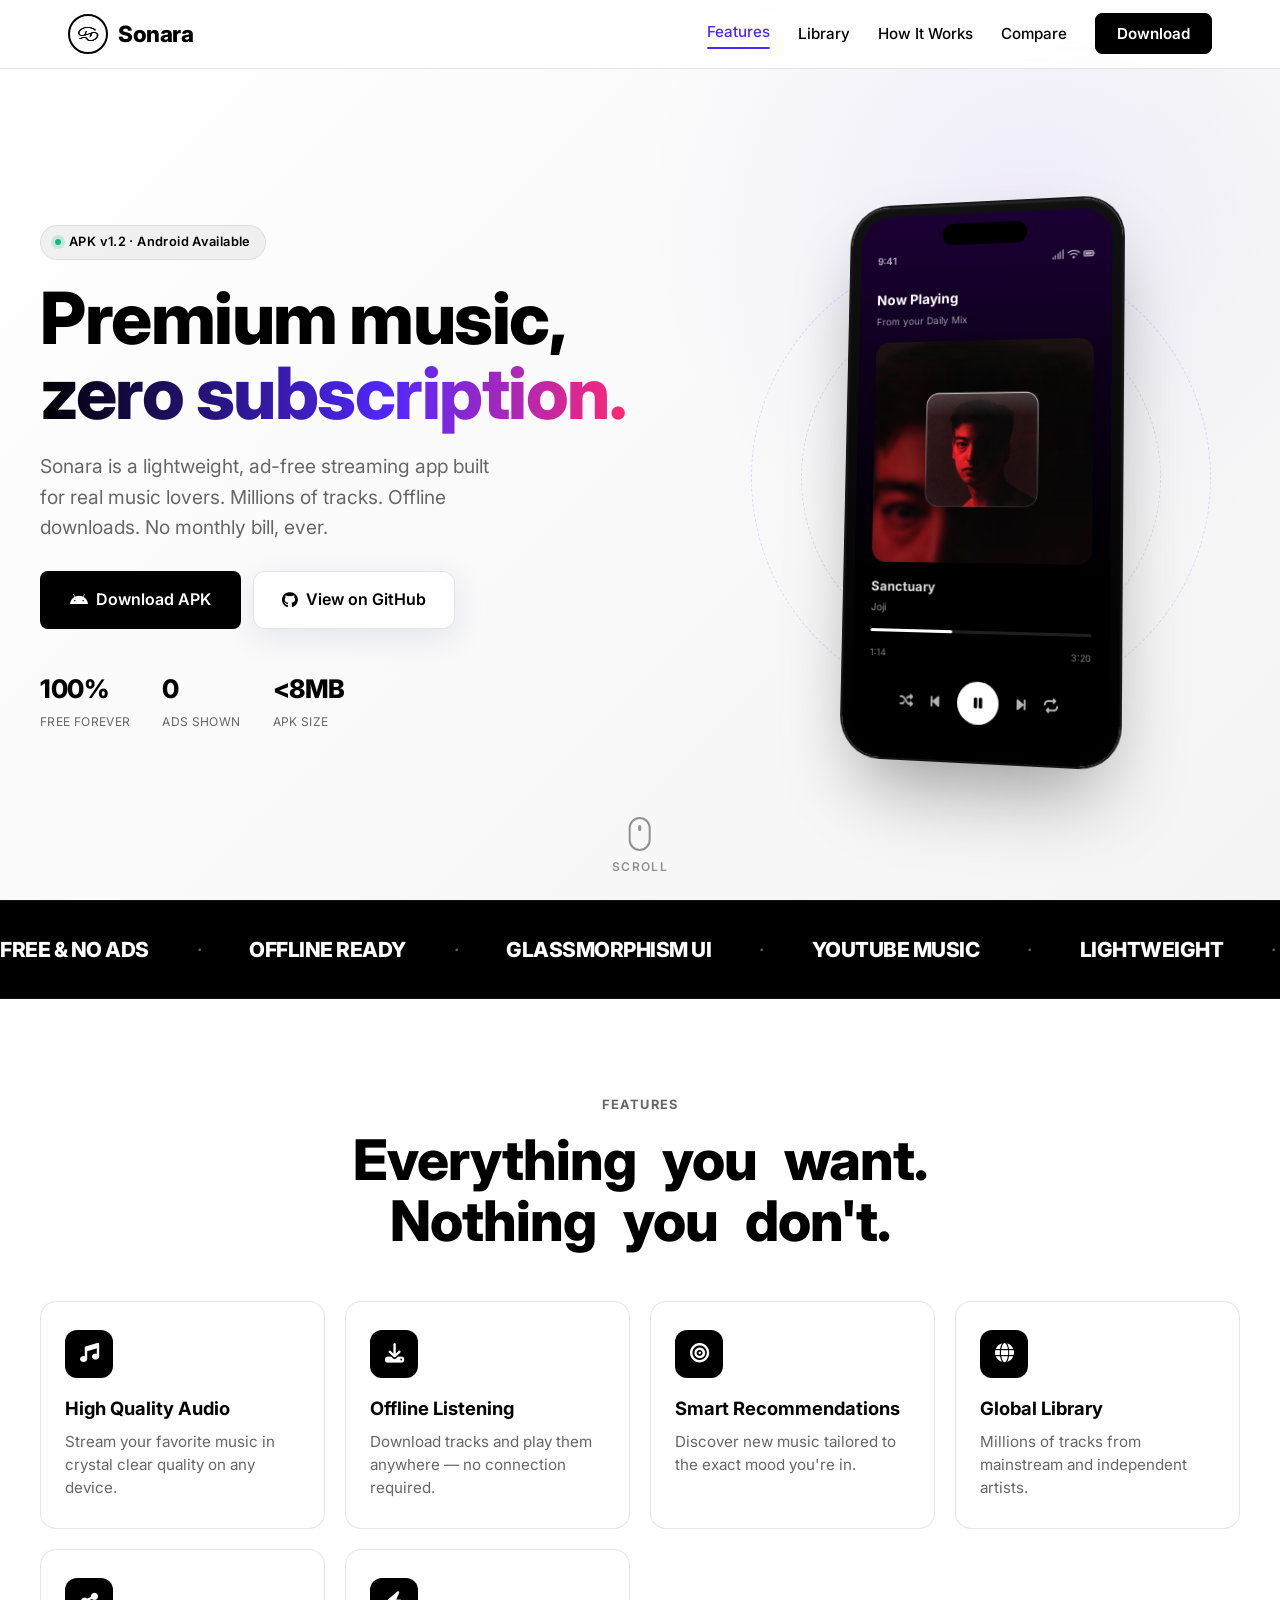
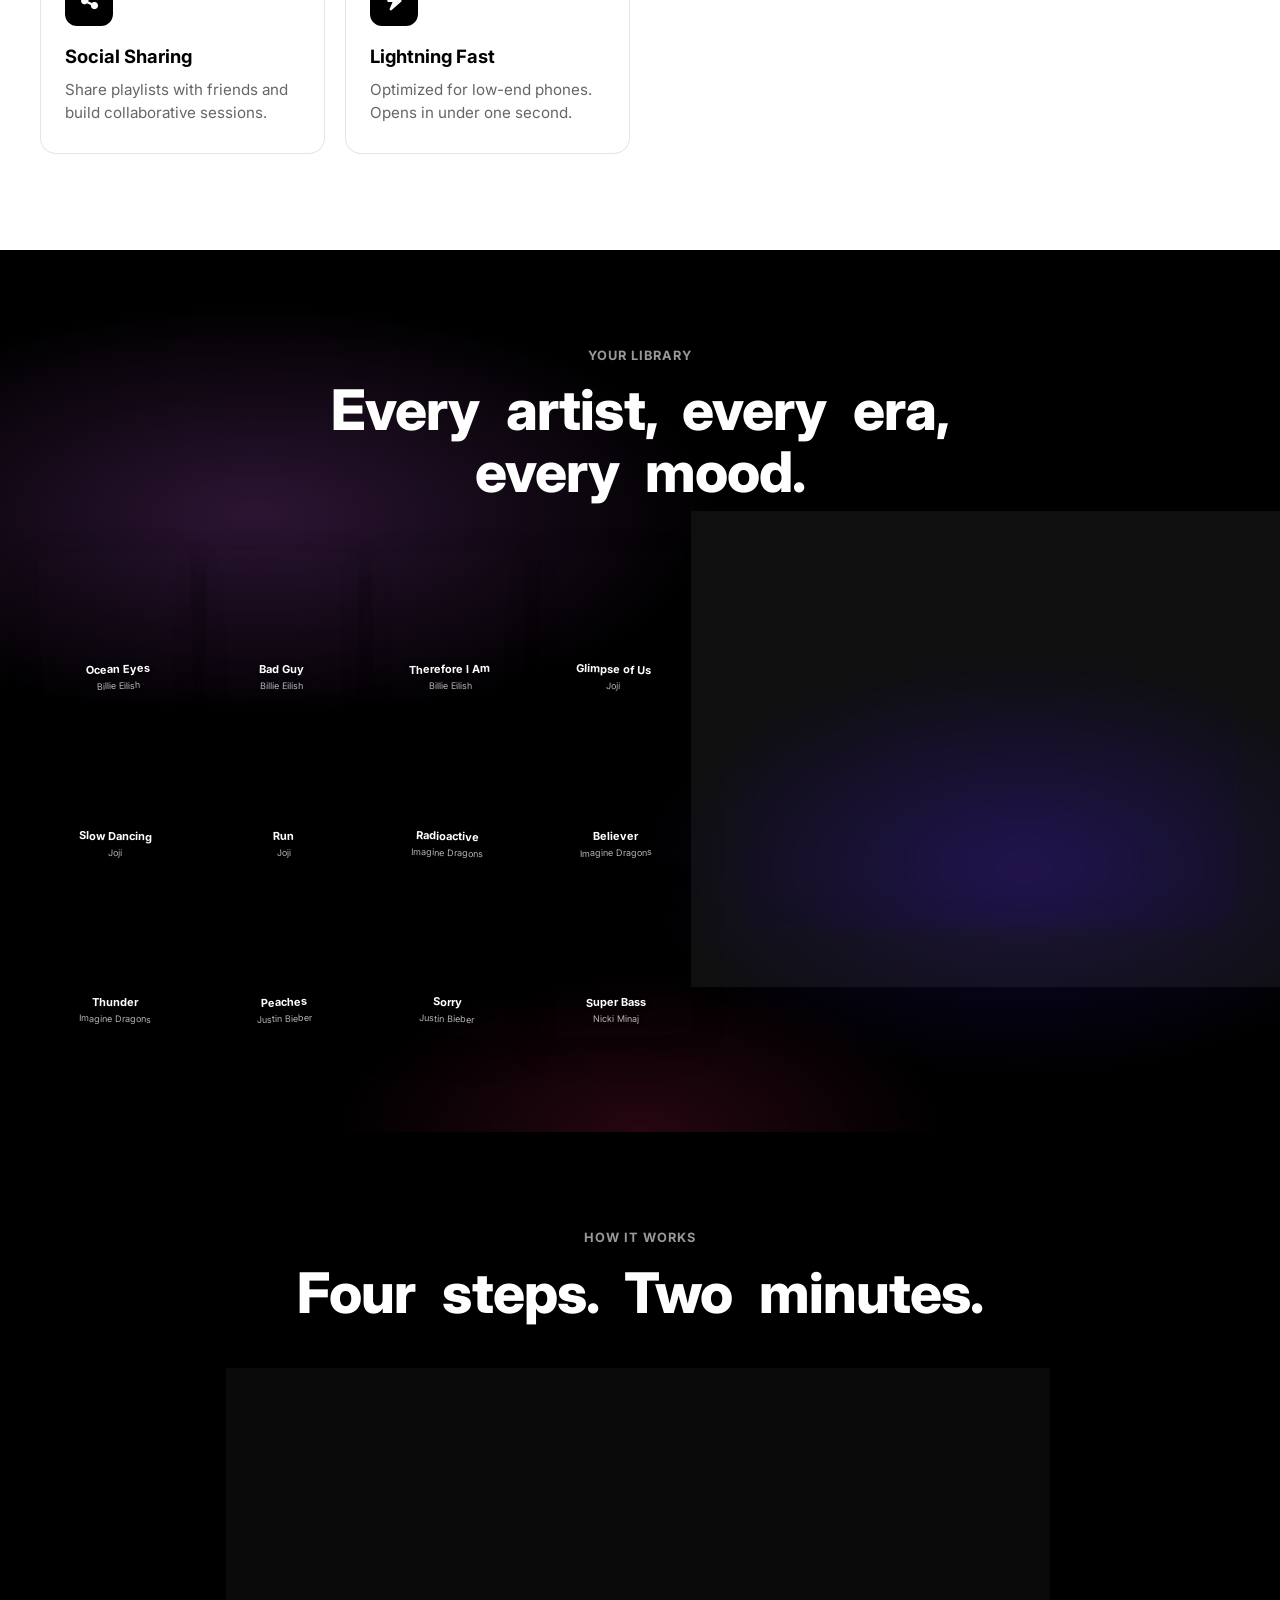
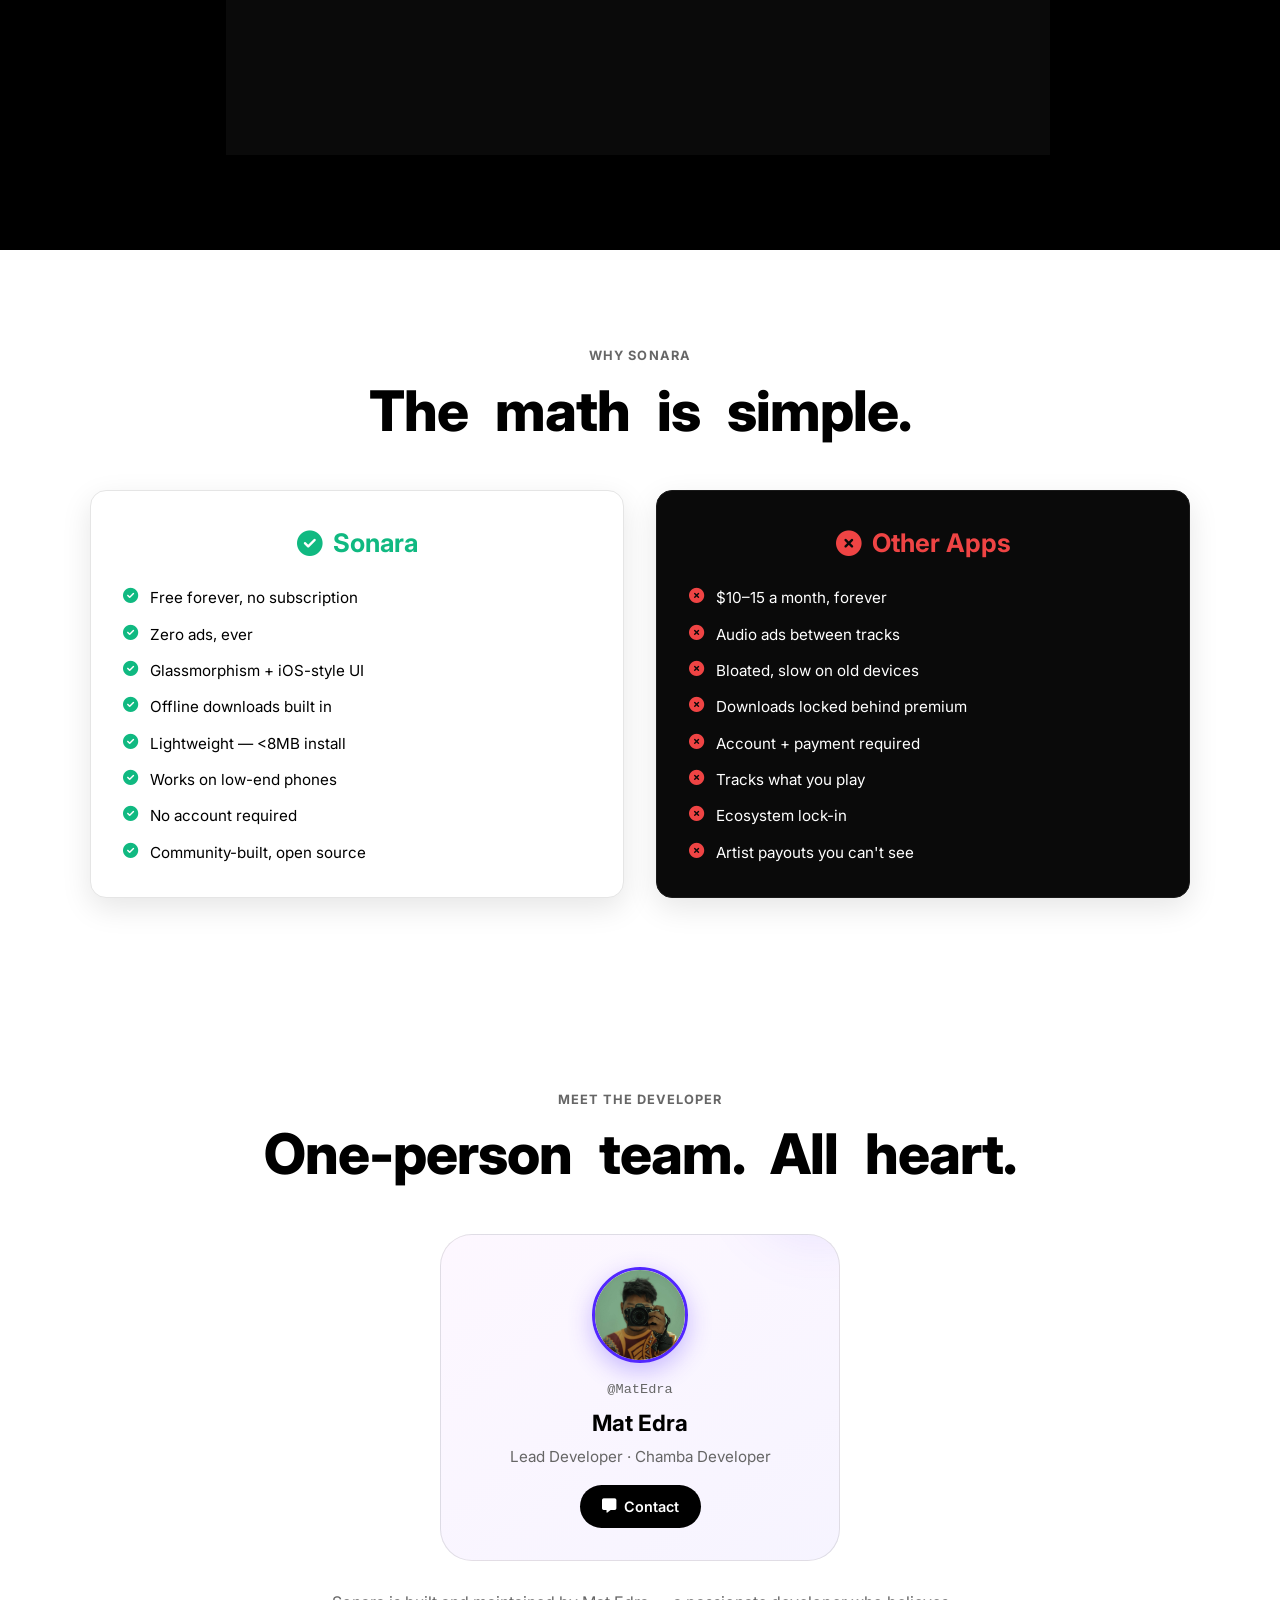
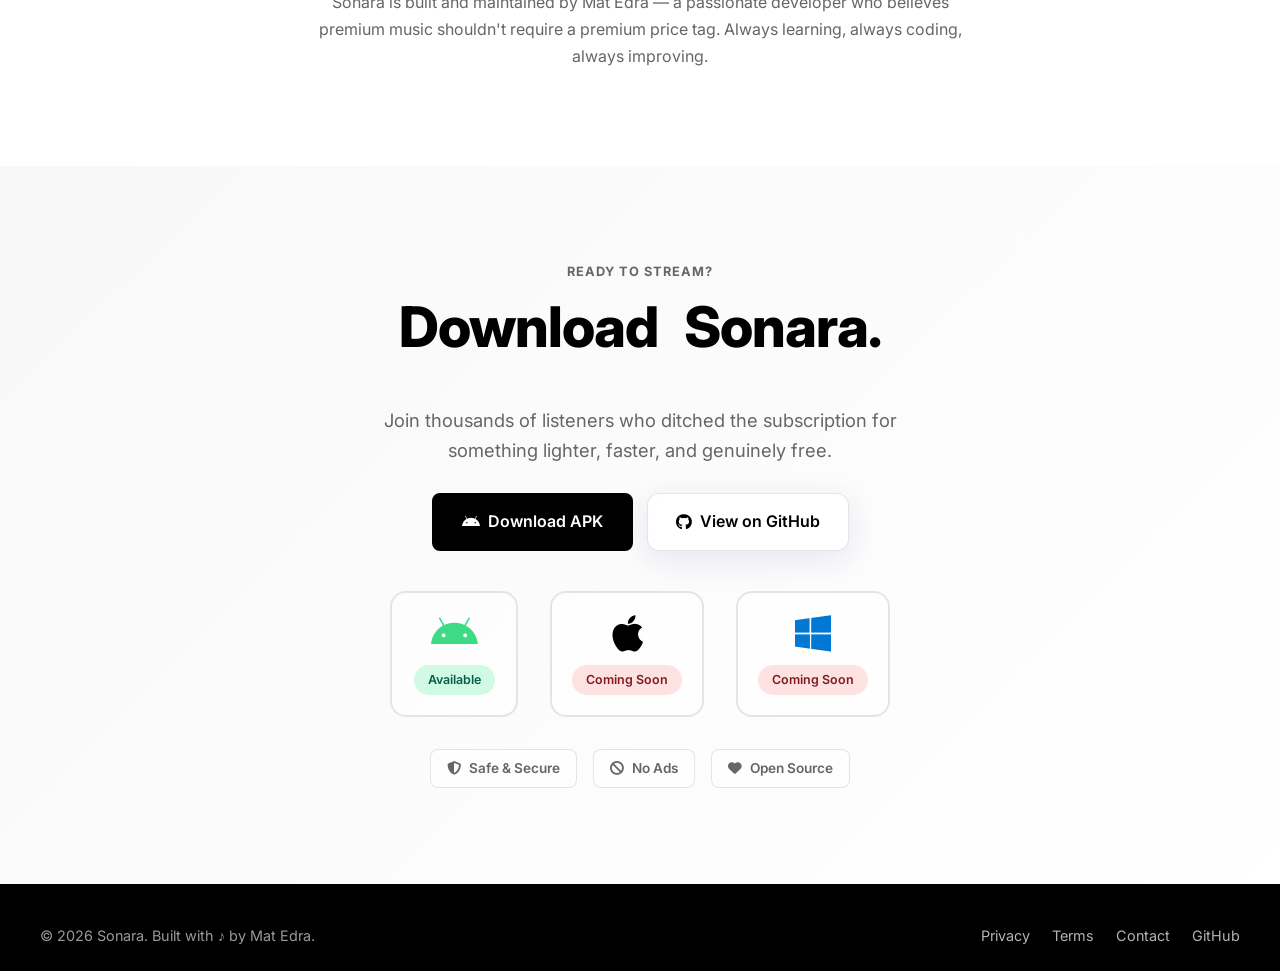
<file: index.html>
<!doctype html>
<html lang="en">
<head>
<meta charset="utf-8">
<meta name="viewport" content="width=device-width,initial-scale=1">
<title>Sonara — Premium Music, Zero Subscription</title>
<link rel="stylesheet" href="../../colors_and_type.css">
<link rel="stylesheet" href="https://cdnjs.cloudflare.com/ajax/libs/font-awesome/6.4.0/css/all.min.css">
<style>
/* ============ RESET (scoped) ============ */
*,*::before,*::after{margin:0;padding:0;box-sizing:border-box}
html{scroll-behavior:smooth}
body{font-family:var(--font-body);background:var(--bg);color:var(--fg);line-height:var(--lh-normal);-webkit-font-smoothing:antialiased;overflow-x:hidden}
a{color:inherit;text-decoration:none}
button{font-family:inherit;cursor:pointer;border:none;background:none}
img{max-width:100%;display:block}
:focus-visible{outline:2px solid var(--accent);outline-offset:3px;border-radius:4px}

/* ============ NAV ============ */
.nav{position:fixed;top:0;left:0;right:0;z-index:var(--z-nav);background:rgba(255,255,255,.85);backdrop-filter:var(--blur-nav);-webkit-backdrop-filter:var(--blur-nav);border-bottom:1px solid var(--border);transition:transform .4s var(--ease-standard),box-shadow .3s var(--ease-standard);will-change:transform}
.nav.scrolled{box-shadow:0 2px 20px rgba(0,0,0,.08)}
.nav-links a.active{opacity:1;color:var(--accent,#5227ff)}
.nav-links a.active::after{content:"";display:block;height:2px;background:currentColor;margin-top:3px;border-radius:2px}
.nav-inner{max-width:var(--content-max);margin:0 auto;padding:14px 28px;display:flex;justify-content:space-between;align-items:center}
.brand{display:flex;gap:10px;align-items:center}
.brand img{width:40px;height:40px;border-radius:50%;border:2px solid var(--fg);transition:transform .2s}
.brand img:hover{transform:scale(1.08)}
.brand h1{font-size:1.4rem;font-weight:800;letter-spacing:-.5px}
.nav-links{display:flex;gap:28px;align-items:center;list-style:none}
.nav-links a{font-weight:500;font-size:.95rem;transition:opacity .2s}
.nav-links a:hover{opacity:.6}
.nav-links .cta{background:var(--fg);color:var(--fg-inverse);padding:9px 20px;border-radius:var(--r-sm);font-weight:600;border:2px solid var(--fg);transition:all .2s}
.nav-links .cta:hover{background:transparent;color:var(--fg);opacity:1}
.menu-btn{display:none;background:none;border:0;font-size:1.4rem;color:var(--fg)}
@media (max-width:768px){
  .nav-links{position:fixed;top:68px;left:0;right:0;background:rgba(255,255,255,.98);border-bottom:1px solid var(--border);flex-direction:column;gap:0;padding:0;max-height:0;overflow:hidden;transition:max-height .3s}
  .nav-links.open{max-height:400px}
  .nav-links li{width:100%}
  .nav-links a{display:block;padding:16px 28px;border-bottom:1px solid var(--border)}
  .menu-btn{display:block}
}

/* ============ HERO ============ */
.hero{min-height:100vh;display:grid;place-items:center;padding:120px 28px 64px;position:relative;background:linear-gradient(135deg,#fff 0%,#f4f4f4 100%);overflow:hidden;will-change:background-position}
.hero::before{content:"";position:absolute;top:-20%;right:-10%;width:60vw;height:60vw;background:radial-gradient(circle,rgba(82,39,255,.06) 0%,transparent 70%);pointer-events:none}
.hero-grid{max-width:var(--content-max);width:100%;display:grid;grid-template-columns:1.1fr .9fr;gap:48px;align-items:center;position:relative;z-index:1}
.eyebrow{display:inline-flex;gap:8px;align-items:center;padding:6px 14px;border-radius:9999px;background:rgba(0,0,0,.05);border:1px solid rgba(0,0,0,.08);font-size:.8rem;font-weight:600;letter-spacing:.03em;margin-bottom:20px}
.eyebrow .dot{width:6px;height:6px;border-radius:50%;background:var(--success);box-shadow:0 0 0 4px rgba(16,185,129,.18)}
.hero h1{font-size:clamp(2.4rem,6vw,4.5rem);font-weight:800;line-height:1.05;letter-spacing:-1.5px;margin-bottom:20px}
.hero h1 .accent{background:linear-gradient(90deg,#000 0%,#5227ff 60%,#ff2774 100%);-webkit-background-clip:text;background-clip:text;color:transparent}
.hero .lead{font-size:1.2rem;color:var(--fg-muted);margin-bottom:28px;max-width:460px}
.hero-ctas{display:flex;gap:12px;flex-wrap:wrap}
.btn-primary{background:var(--fg);color:var(--fg-inverse);padding:14px 28px;border-radius:var(--r-sm);font-weight:600;font-size:1rem;border:2px solid var(--fg);transition:all .2s var(--ease-out);display:inline-flex;gap:8px;align-items:center}
.btn-primary:hover{background:transparent;color:var(--fg);transform:translateY(-2px)}
.btn-glass{padding:14px 28px;border-radius:var(--r-md);font-weight:600;font-size:1rem;background:rgba(255,255,255,.5);backdrop-filter:var(--blur-glass);-webkit-backdrop-filter:var(--blur-glass);border:1px solid rgba(0,0,0,.1);box-shadow:var(--shadow-glass-rest);color:var(--fg);transition:all .3s var(--ease-out);display:inline-flex;gap:8px;align-items:center}
.btn-glass:hover{background:rgba(255,255,255,.7);transform:translateY(-2px);box-shadow:var(--shadow-glass-hover)}
.hero-stats{display:flex;gap:32px;margin-top:40px;flex-wrap:wrap}
.hero-stats .stat{display:flex;flex-direction:column}
.hero-stats .n{font-size:1.6rem;font-weight:800;letter-spacing:-.5px}
.hero-stats .l{font-size:.75rem;color:var(--fg-muted);letter-spacing:.03em;text-transform:uppercase;margin-top:2px}

/* phone mock */
.phone-stage{position:relative;display:flex;justify-content:center;align-items:center;perspective:1200px;min-height:520px}
.phone{width:280px;height:560px;border-radius:40px;background:linear-gradient(180deg,#111 0%,#000 100%);padding:10px;box-shadow:0 40px 80px -20px rgba(0,0,0,.4),0 0 0 2px #1a1a1a,inset 0 2px 2px rgba(255,255,255,.1);transform:rotateY(-12deg) rotateX(4deg);transform-style:preserve-3d;transition:transform .6s var(--ease-spring);animation:phoneFloat 6s ease-in-out infinite}
.phone:hover{transform:rotateY(-4deg) rotateX(0deg) translateY(-8px)}
@keyframes phoneFloat{0%,100%{transform:rotateY(-12deg) rotateX(4deg) translateY(0)}50%{transform:rotateY(-12deg) rotateX(4deg) translateY(-14px)}}
.phone-screen{width:100%;height:100%;border-radius:32px;background:linear-gradient(180deg,#1a0033 0%,#000 70%);overflow:hidden;position:relative;display:flex;flex-direction:column}
.notch{position:absolute;top:10px;left:50%;transform:translateX(-50%);width:88px;height:22px;background:#000;border-radius:12px;z-index:2}
.ps-top{padding:38px 18px 0;color:#fff;display:flex;justify-content:space-between;font-size:10px;font-weight:600;opacity:.7}
.ps-hero{padding:22px 18px 0;color:#fff}
.ps-hero h4{font-size:14px;font-weight:700;margin-bottom:3px}
.ps-hero p{font-size:10px;opacity:.6}
.ps-art{margin:14px 18px;aspect-ratio:1;border-radius:14px;background-size:cover;background-position:top center;position:relative;overflow:hidden;box-shadow:0 20px 40px rgba(0,0,0,.4)}
.ps-track{padding:0 18px;color:#fff}
.ps-track .t{font-size:13px;font-weight:700;margin-bottom:2px}
.ps-track .a{font-size:10px;opacity:.6}
.ps-progress{margin:14px 18px;height:3px;background:rgba(255,255,255,.12);border-radius:2px;overflow:hidden}
.ps-progress::after{content:"";display:block;width:38%;height:100%;background:#fff;border-radius:2px}
.ps-times{padding:0 18px;display:flex;justify-content:space-between;color:#fff;opacity:.5;font-size:9px}
.ps-controls{display:flex;gap:18px;justify-content:center;align-items:center;margin-top:18px;color:#fff}
.ps-controls i{font-size:14px;opacity:.7}
.ps-controls .play{width:42px;height:42px;border-radius:50%;background:#fff;color:#000;display:flex;align-items:center;justify-content:center;opacity:1}
.ps-controls .play i{font-size:14px;opacity:1}
/* floating accent around phone */
.orbit{position:absolute;border-radius:50%;pointer-events:none}
.orbit.a{width:360px;height:360px;border:1px dashed rgba(0,0,0,.1);top:50%;left:50%;transform:translate(-50%,-50%);animation:spin 30s linear infinite}
.orbit.b{width:460px;height:460px;border:1px dashed rgba(82,39,255,.15);top:50%;left:50%;transform:translate(-50%,-50%);animation:spin 50s linear infinite reverse}
@keyframes spin{to{transform:translate(-50%,-50%) rotate(360deg)}}
.orbit .chip{position:absolute;top:-20px;left:50%;transform:translateX(-50%);background:#fff;border:1px solid var(--border);padding:6px 12px;border-radius:9999px;font-size:.75rem;font-weight:600;box-shadow:var(--shadow-1);display:flex;gap:6px;align-items:center}
.orbit.b .chip{top:auto;bottom:-20px;background:#000;color:#fff;border-color:#000}

/* ============ SECTION SCAFFOLD ============ */
section{padding:var(--section-pad-y) 28px;position:relative}
.container{max-width:var(--content-max);margin:0 auto}
.section-eyebrow{font-size:.8rem;font-weight:700;letter-spacing:.08em;color:var(--fg-muted);text-align:center;margin-bottom:14px;text-transform:uppercase}
.section-title{font-size:clamp(2rem,5vw,3.5rem);font-weight:800;text-align:center;letter-spacing:-1px;margin-bottom:48px;line-height:1.1}
.section-title.on-dark{color:var(--fg-inverse)}

/* ============ FEATURES ============ */
.features .grid{display:grid;grid-template-columns:repeat(auto-fit,minmax(260px,1fr));gap:20px}
.feat{position:relative;padding:28px 24px;border-radius:var(--r-lg);border:1px solid var(--border);background:#fff;transition:transform var(--t-med) var(--ease-out),border-color var(--t-med),box-shadow var(--t-med);overflow:hidden}
.feat::before{content:"";position:absolute;inset:-2px;background:conic-gradient(from var(--glow-angle,0deg),#5227ff,#da67ff,#ff2774,#5227ff);border-radius:18px;opacity:0;z-index:-1;filter:blur(20px);transition:opacity .3s}
@media (hover:hover){
  .feat:hover{transform:translateY(-6px);border-color:var(--fg);box-shadow:var(--shadow-2)}
  .feat:hover::before{opacity:.35}
}
.feat .ic{width:48px;height:48px;border-radius:12px;background:var(--fg);color:var(--fg-inverse);display:flex;align-items:center;justify-content:center;font-size:1.2rem;margin-bottom:16px}
.feat h3{font-size:1.15rem;font-weight:700;margin-bottom:8px}
.feat p{color:var(--fg-muted);font-size:.95rem;line-height:1.5}

/* ============ MARQUEE / SOCIAL PROOF ============ */
.marquee{padding:32px 0;background:#000;color:#fff;overflow:hidden;border-top:1px solid #111;border-bottom:1px solid #111}
.marquee-track{display:flex;gap:48px;animation:marq 30s linear infinite;white-space:nowrap;font-size:1.3rem;font-weight:800;letter-spacing:-.5px}
.marquee-track span{display:inline-flex;gap:48px;align-items:center}
.marquee-track i{color:var(--fg-muted);font-size:.9rem}
@keyframes marq{to{transform:translateX(-50%)}}

/* ============ SHOWCASE (dark) ============ */
.showcase{background:#000;color:#fff;position:relative;overflow:hidden}
.showcase::before{content:"";position:absolute;inset:0;background:
  radial-gradient(ellipse 60% 40% at 20% 30%,rgba(218,103,255,.2) 0%,transparent 60%),
  radial-gradient(ellipse 50% 40% at 80% 70%,rgba(82,39,255,.2) 0%,transparent 60%),
  radial-gradient(ellipse 40% 30% at 50% 100%,rgba(255,39,116,.15) 0%,transparent 60%);
  pointer-events:none}
.showcase .container{position:relative;z-index:1}
.showcase-grid{display:grid;grid-template-columns:1.3fr 1fr;gap:48px;margin-top:32px;align-items:start}
.tile-wall{display:grid;grid-template-columns:repeat(4,1fr);gap:14px;perspective:1000px}
.tile{aspect-ratio:1;border-radius:12px;background-size:cover;background-position:center;position:relative;display:flex;flex-direction:column;justify-content:flex-end;padding:10px;color:#fff;box-shadow:0 12px 32px rgba(0,0,0,.3);transition:transform .3s var(--ease-spring)}
.tile:hover{transform:translateY(-6px) scale(1.03)}
.tile .mt{font-size:11px;font-weight:700;text-shadow:0 1px 4px rgba(0,0,0,.6);text-align:center}
.tile .ma{font-size:9px;opacity:.7;text-align:center;text-shadow:0 1px 4px rgba(0,0,0,.6)}
.tile:nth-child(1){background:linear-gradient(135deg,#2a1a4a,#0d0d24);transform:rotate(-2deg)}
.tile:nth-child(2){background:linear-gradient(135deg,#8b1538,#2a0a1a);transform:rotate(1deg)}
.tile:nth-child(3){background:linear-gradient(135deg,#d97706,#451a03);transform:rotate(-1deg)}
.tile:nth-child(4){background:linear-gradient(135deg,#065f46,#022c22);transform:rotate(2deg)}
.tile:nth-child(5){background:linear-gradient(135deg,#1e40af,#0c1e3d);transform:rotate(1deg)}
.tile:nth-child(6){background:linear-gradient(135deg,#701a75,#2c0a2f);transform:rotate(-2deg)}
.tile:nth-child(7){background:linear-gradient(135deg,#7f1d1d,#200505);transform:rotate(2deg)}
.tile:nth-child(8){background:linear-gradient(135deg,#0f766e,#042f2e);transform:rotate(-1deg)}
.tile:nth-child(9){background:linear-gradient(135deg,#c2410c,#3d1308);transform:rotate(1deg)}
.tile:nth-child(10){background:linear-gradient(135deg,#4338ca,#0f0b3d);transform:rotate(-2deg)}
.tile:nth-child(11){background:linear-gradient(135deg,#be185d,#2d0818);transform:rotate(2deg)}
.tile:nth-child(12){background:linear-gradient(135deg,#0369a1,#051f3d);transform:rotate(-1deg)}
.desc-panel{background:rgba(255,255,255,.06);backdrop-filter:blur(20px) saturate(1.5);-webkit-backdrop-filter:blur(20px) saturate(1.5);border:1px solid rgba(255,255,255,.12);border-radius:var(--r-xl);padding:32px;box-shadow:inset 0 1px 0 rgba(255,255,255,.15),0 8px 32px rgba(0,0,0,.2)}
.desc-panel h3{font-size:1.6rem;font-weight:700;margin-bottom:12px}
.desc-panel p{color:rgba(255,255,255,.72);line-height:1.7;margin-bottom:14px}
.desc-panel p:last-child{margin-bottom:0}
.kpi-row{display:grid;grid-template-columns:1fr 1fr;gap:16px;margin-top:24px;padding-top:20px;border-top:1px solid rgba(255,255,255,.1)}
.kpi .n{font-size:1.7rem;font-weight:800;letter-spacing:-.5px}
.kpi .l{font-size:.75rem;color:rgba(255,255,255,.6);letter-spacing:.05em;text-transform:uppercase;margin-top:2px}

/* ============ STEPS ============ */
.steps{background:#000;color:#fff}
.steps .container{max-width:820px}
.step-card{background:rgba(255,255,255,.04);backdrop-filter:blur(10px);border:1px solid rgba(255,255,255,.1);border-radius:var(--r-xl);padding:36px}
.step-ind{display:flex;align-items:center;gap:4px;margin-bottom:32px;padding-bottom:24px;border-bottom:1px solid rgba(255,255,255,.1)}
.step-dot{width:40px;height:40px;border-radius:50%;display:flex;align-items:center;justify-content:center;background:#222;color:#a3a3a3;font-weight:600;font-size:1rem;flex-shrink:0;transition:all .3s}
.step-dot.active{background:var(--accent);color:#fff;box-shadow:0 0 24px var(--accent-glow);transform:scale(1.08)}
.step-dot.done{background:var(--accent);color:#fff}
.step-line{flex:1;height:2px;background:#52525b;border-radius:2px;position:relative;overflow:hidden}
.step-line.active{background:var(--accent)}
.step-body{min-height:120px}
.step-body h3{font-size:1.5rem;font-weight:700;margin-bottom:10px}
.step-body p{color:rgba(255,255,255,.72);line-height:1.6}
.step-nav{display:flex;justify-content:space-between;margin-top:28px;padding-top:24px;border-top:1px solid rgba(255,255,255,.1)}
.step-nav .back{padding:10px 20px;background:transparent;border:1px solid rgba(255,255,255,.2);border-radius:var(--r-sm);color:rgba(255,255,255,.7);font-weight:500;transition:all .2s}
.step-nav .back:hover{color:#fff;border-color:rgba(255,255,255,.4)}
.step-nav .next{padding:11px 28px;background:var(--accent);border:0;border-radius:9999px;color:#fff;font-weight:600;transition:all .2s}
.step-nav .next:hover{background:var(--accent-hover);box-shadow:0 0 20px var(--accent-glow)}
.step-nav .next:active{transform:scale(.97)}

/* ============ COMPARISON ============ */
.compare .grid{display:grid;grid-template-columns:1fr 1fr;gap:32px;max-width:1100px;margin:0 auto}
.compare-card{perspective:1000px}
.compare-card-inner{padding:32px;border-radius:var(--r-lg);background:#fff;border:1px solid #e5e5e5;box-shadow:var(--shadow-1);transition:transform .4s var(--ease-spring),box-shadow .4s}
.compare-card:hover .compare-card-inner{transform:rotateX(4deg) rotateY(-4deg) translateZ(12px);box-shadow:var(--shadow-3)}
.compare-card.dark .compare-card-inner{background:#0a0a0a;color:#fff;border-color:#1a1a1a}
.compare-card h3{font-size:1.6rem;font-weight:700;margin-bottom:22px;text-align:center;display:flex;gap:10px;justify-content:center;align-items:center}
.compare-card.win h3{color:var(--success)}
.compare-card.lose h3{color:var(--danger)}
.compare-card ul{list-style:none;display:flex;flex-direction:column;gap:12px}
.compare-card li{display:flex;gap:12px;align-items:flex-start;font-size:.95rem;transition:transform .2s}
.compare-card li:hover{transform:translateX(4px)}
.compare-card.win li i{color:var(--success);margin-top:2px;flex-shrink:0}
.compare-card.lose li i{color:var(--danger);margin-top:2px;flex-shrink:0}
@media (max-width:768px){.compare .grid{grid-template-columns:1fr}}

/* ============ DEVELOPER ============ */
.dev-card{max-width:400px;margin:0 auto;padding:32px;border-radius:var(--r-xl);background:linear-gradient(145deg,rgba(218,103,255,.05),rgba(82,39,255,.05));border:1px solid var(--border);text-align:center;position:relative;overflow:hidden}
.dev-card::before{content:"";position:absolute;top:-50%;right:-20%;width:200px;height:200px;border-radius:50%;background:radial-gradient(circle,rgba(82,39,255,.15),transparent 70%);filter:blur(20px)}
.dev-card>*{position:relative}
.dev-avatar{width:96px;height:96px;border-radius:50%;margin:0 auto 16px;background:linear-gradient(135deg,#5227ff,#da67ff);display:flex;align-items:center;justify-content:center;color:#fff;font-size:2rem;font-weight:800;box-shadow:0 8px 24px rgba(82,39,255,.3)}
.dev-handle{font-size:.85rem;color:var(--fg-muted);margin-bottom:4px;font-family:var(--font-mono)}
.dev-name{font-size:1.4rem;font-weight:700;margin-bottom:4px}
.dev-role{font-size:.95rem;color:var(--fg-muted);margin-bottom:16px}
.dev-btn{padding:10px 22px;background:var(--fg);color:var(--fg-inverse);border-radius:9999px;font-weight:600;font-size:.9rem;display:inline-flex;gap:8px;align-items:center;transition:all .2s}
.dev-btn:hover{transform:translateY(-2px);box-shadow:var(--shadow-1)}
.dev-blurb{max-width:680px;margin:28px auto 0;text-align:center;color:var(--fg-muted);font-size:1rem;line-height:1.7}

/* ============ DOWNLOAD ============ */
.download{background:linear-gradient(135deg,#f8f8f8,#fff);text-align:center}
.download .container{max-width:720px}
.download p.lead{font-size:1.15rem;color:var(--fg-muted);margin:0 auto 28px;max-width:520px}
.download-ctas{display:flex;gap:14px;justify-content:center;flex-wrap:wrap;margin-bottom:40px}
.platforms{display:flex;gap:32px;justify-content:center;margin:32px 0;flex-wrap:wrap}
.platform{display:flex;flex-direction:column;gap:10px;align-items:center;padding:20px;border-radius:var(--r-lg);border:2px solid var(--border);background:rgba(255,255,255,.6);min-width:128px;transition:all .3s}
.platform:hover{transform:translateY(-4px);box-shadow:var(--shadow-2);border-color:rgba(0,0,0,.2)}
.platform i{font-size:2.6rem}
.platform .android{color:var(--platform-android)}
.platform .apple{color:var(--platform-apple)}
.platform .windows{color:var(--platform-windows)}
.platform span{font-size:.78rem;font-weight:600;border-radius:9999px;padding:5px 14px}
.platform .avail{background:var(--success-bg);color:var(--success-fg)}
.platform .soon{background:var(--danger-bg);color:var(--danger-fg)}
.security{display:flex;justify-content:center;gap:16px;flex-wrap:wrap;margin-top:8px}
.security span{font-size:.85rem;font-weight:600;color:var(--fg-muted);padding:8px 16px;border:1px solid var(--border);border-radius:var(--r-sm);background:rgba(255,255,255,.6);display:inline-flex;gap:8px;align-items:center}

/* ============ FOOTER ============ */
.footer{background:#000;color:#fff;padding:40px 28px 24px}
.footer-inner{max-width:var(--content-max);margin:0 auto;display:flex;justify-content:space-between;align-items:center;gap:20px;flex-wrap:wrap}
.footer-inner p{opacity:.6;font-size:.9rem}
.footer-inner .links{display:flex;gap:22px;flex-wrap:wrap}
.footer-inner a{font-size:.9rem;opacity:.7;transition:opacity .2s}
.footer-inner a:hover{opacity:1}

/* ============ RESPONSIVE ============ */
@media (max-width:900px){
  .hero-grid,.showcase-grid{grid-template-columns:1fr}
  .tile-wall{grid-template-columns:repeat(3,1fr)}
  .phone-stage{min-height:440px}
  .orbit{display:none}
}
@media (max-width:560px){
  section{padding:var(--section-pad-y-m) 20px}
  .hero{padding:96px 20px 48px}
  .hero h1{font-size:2.2rem}
  .tile-wall{grid-template-columns:repeat(3,1fr);gap:10px}
  .nav-inner{padding:12px 20px}
  .hero-stats{gap:20px}
}

/* ============ ENTRY ANIM ============ */
.reveal{opacity:0;transform:translateY(20px);transition:opacity .8s var(--ease-out),transform .8s var(--ease-out)}
.reveal.in{opacity:1;transform:none}

/* ============ CURSOR SPARK ============ */
.spark-canvas{position:fixed;inset:0;pointer-events:none;z-index:var(--z-cursor)}

/* ============ SCROLL PROGRESS BAR ============ */
.scroll-bar{position:fixed;top:0;left:0;right:0;height:3px;z-index:10000;pointer-events:none;background:transparent}
.scroll-bar::after{content:"";display:block;height:100%;width:var(--p,0%);background:linear-gradient(90deg,#5227ff,#da67ff,#ff2774);box-shadow:0 0 10px rgba(82,39,255,.6);transition:width .05s linear}

/* ============ SCROLL CUE ============ */
.scroll-cue{position:absolute;bottom:24px;left:50%;transform:translateX(-50%);display:flex;flex-direction:column;gap:6px;align-items:center;color:var(--fg-muted);font-size:.75rem;letter-spacing:.12em;text-transform:uppercase;font-weight:600;opacity:.7;transition:opacity .4s;pointer-events:none;z-index:2}
.scroll-cue.hide{opacity:0}
.scroll-cue .mouse{width:22px;height:34px;border:2px solid currentColor;border-radius:12px;position:relative}
.scroll-cue .mouse::after{content:"";position:absolute;top:6px;left:50%;transform:translateX(-50%);width:3px;height:6px;background:currentColor;border-radius:2px;animation:mwheel 1.8s ease-in-out infinite}
@keyframes mwheel{0%{transform:translate(-50%,0);opacity:1}60%{transform:translate(-50%,10px);opacity:0}100%{transform:translate(-50%,0);opacity:0}}

/* ============ MAGNETIC CARDS (features) ============ */
.feat{transform-style:preserve-3d;will-change:transform}
.feat{transform:perspective(1000px) rotateX(var(--rx,0deg)) rotateY(var(--ry,0deg)) translateZ(0)}

/* ============ SHOWCASE TILE STAGGERED ENTRY ============ */
.tile{opacity:0;transform:rotate(var(--base-rot,0deg)) translateY(30px) scale(.9);transition:opacity .7s var(--ease-out),transform .7s var(--ease-spring)}
.tile.in{opacity:1;transform:rotate(var(--base-rot,0deg)) translateY(0) scale(1)}
.tile:nth-child(1){--base-rot:-2deg;transition-delay:.05s}
.tile:nth-child(2){--base-rot:1deg;transition-delay:.1s}
.tile:nth-child(3){--base-rot:-1deg;transition-delay:.15s}
.tile:nth-child(4){--base-rot:2deg;transition-delay:.2s}
.tile:nth-child(5){--base-rot:1deg;transition-delay:.25s}
.tile:nth-child(6){--base-rot:-2deg;transition-delay:.3s}
.tile:nth-child(7){--base-rot:2deg;transition-delay:.35s}
.tile:nth-child(8){--base-rot:-1deg;transition-delay:.4s}
.tile:nth-child(9){--base-rot:1deg;transition-delay:.45s}
.tile:nth-child(10){--base-rot:-2deg;transition-delay:.5s}
.tile:nth-child(11){--base-rot:2deg;transition-delay:.55s}
.tile:nth-child(12){--base-rot:-1deg;transition-delay:.6s}

/* ============ COMPARE SCROLL-IN SPLIT ============ */
.compare .grid .compare-card{opacity:0;transition:opacity .7s var(--ease-out),transform .9s var(--ease-spring)}
.compare .grid .compare-card.win{transform:translateX(-60px)}
.compare .grid .compare-card.lose{transform:translateX(60px)}
.compare .grid .compare-card.in{opacity:1;transform:translateX(0)}

/* ============ COUNT-UP STATS ============ */
.hero-stats .n,.kpi .n{display:inline-block}

/* ============ SECTION BG BLEED ============ */
.showcase{background:#000;transition:background .6s}
body{transition:background-color .6s}

/* ============ MARQUEE DYNAMIC ============ */
.marquee-track{animation-duration:30s;animation-play-state:running}
</style>
<template id="__bundler_thumbnail" data-bg-color="#000">
  <svg viewBox="0 0 200 200" xmlns="http://www.w3.org/2000/svg">
    <defs>
      <linearGradient id="sonaraGrad" x1="0%" y1="0%" x2="100%" y2="100%">
        <stop offset="0%" style="stop-color:#5227ff;stop-opacity:1" />
        <stop offset="50%" style="stop-color:#da67ff;stop-opacity:1" />
        <stop offset="100%" style="stop-color:#ff2774;stop-opacity:1" />
      </linearGradient>
    </defs>
    <circle cx="100" cy="100" r="95" fill="none" stroke="url(#sonaraGrad)" stroke-width="3" opacity="0.8"/>
    <circle cx="100" cy="100" r="70" fill="none" stroke="url(#sonaraGrad)" stroke-width="2" opacity="0.5"/>
    <path d="M 70 100 L 130 70 L 130 130 Z" fill="url(#sonaraGrad)" opacity="0.9"/>
    <text x="100" y="160" font-family="sans-serif" font-size="20" font-weight="bold" fill="white" text-anchor="middle">Sonara</text>
  </svg>
</template>
</head>
<body>

<!-- NAV -->
<div class="scroll-bar" id="scrollBar"></div>
<nav class="nav">
  <div class="nav-inner">
    <a href="#" class="brand">
      <img src="../../assets/logo.png" alt="Sonara logo">
      <h1>Sonara</h1>
    </a>
    <button class="menu-btn" aria-label="Menu" onclick="document.getElementById('navlinks').classList.toggle('open')"><i class="fas fa-bars"></i></button>
    <ul class="nav-links" id="navlinks">
      <li><a href="#features">Features</a></li>
      <li><a href="#showcase">Library</a></li>
      <li><a href="#how">How It Works</a></li>
      <li><a href="#compare">Compare</a></li>
      <li><a href="#download" class="cta">Download</a></li>
    </ul>
  </div>
</nav>

<!-- HERO -->
<section class="hero">
  <div class="hero-grid">
    <div>
      <div class="eyebrow"><span class="dot"></span>APK v1.2 · Android Available</div>
      <h1>Premium music,<br><span class="accent">zero subscription.</span></h1>
      <p class="lead">Sonara is a lightweight, ad-free streaming app built for real music lovers. Millions of tracks. Offline downloads. No monthly bill, ever.</p>
      <div class="hero-ctas">
        <a href="#download" class="btn-primary"><i class="fab fa-android"></i>Download APK</a>
        <a href="https://github.com/MatEdra/Sonara" class="btn-glass"><i class="fab fa-github"></i>View on GitHub</a>
      </div>
      <div class="hero-stats">
        <div class="stat"><span class="n" data-count="100" data-suffix="%">0%</span><span class="l">Free forever</span></div>
        <div class="stat"><span class="n" data-count="0" data-suffix="">0</span><span class="l">Ads shown</span></div>
        <div class="stat"><span class="n" data-count="8" data-prefix="<" data-suffix="MB">&lt;0MB</span><span class="l">APK size</span></div>
      </div>
    </div>
    <div class="phone-stage">
      <div class="orbit a"><span class="chip"><i class="fas fa-music" style="color:#5227ff"></i>Now Playing</span></div>
      <div class="orbit b"><span class="chip"><i class="fas fa-download"></i>Offline Ready</span></div>
      <div class="phone">
        <div class="phone-screen">
          <div class="notch"></div>
          <div class="ps-top"><span>9:41</span><span><i class="fas fa-signal"></i> <i class="fas fa-wifi"></i> <i class="fas fa-battery-full"></i></span></div>
          <div class="ps-hero"><h4>Now Playing</h4><p>From your Daily Mix</p></div>
          <div class="ps-art" style="background:url('../../Screenshots/Screenshot_20260416_193527.png') center/cover no-repeat;border-radius:14px"></div>
          <div class="ps-track"><div class="t">Sanctuary</div><div class="a">Joji</div></div>
          <div class="ps-progress"></div>
          <div class="ps-times"><span>1:14</span><span>3:20</span></div>
          <div class="ps-controls">
            <i class="fas fa-random"></i>
            <i class="fas fa-backward-step"></i>
            <div class="play"><i class="fas fa-pause"></i></div>
            <i class="fas fa-forward-step"></i>
            <i class="fas fa-repeat"></i>
          </div>
        </div>
      </div>
    </div>
  </div>
  <div class="scroll-cue" id="scrollCue"><div class="mouse"></div><span>Scroll</span></div>
</section>

<!-- MARQUEE -->
<div class="marquee">
  <div class="marquee-track">
    <span>FREE & NO ADS <i>·</i> OFFLINE READY <i>·</i> GLASSMORPHISM UI <i>·</i> YOUTUBE MUSIC <i>·</i> LIGHTWEIGHT <i>·</i> COMMUNITY FIRST <i>·</i></span>
    <span>FREE & NO ADS <i>·</i> OFFLINE READY <i>·</i> GLASSMORPHISM UI <i>·</i> YOUTUBE MUSIC <i>·</i> LIGHTWEIGHT <i>·</i> COMMUNITY FIRST <i>·</i></span>
  </div>
</div>

<!-- FEATURES -->
<section id="features" class="features">
  <div class="container">
    <div class="section-eyebrow">Features</div>
    <h2 class="section-title reveal">Everything you want.<br>Nothing you don't.</h2>
    <div class="grid">
      <div class="feat reveal"><div class="ic"><i class="fas fa-music"></i></div><h3>High Quality Audio</h3><p>Stream your favorite music in crystal clear quality on any device.</p></div>
      <div class="feat reveal"><div class="ic"><i class="fas fa-download"></i></div><h3>Offline Listening</h3><p>Download tracks and play them anywhere — no connection required.</p></div>
      <div class="feat reveal"><div class="ic"><i class="fas fa-bullseye"></i></div><h3>Smart Recommendations</h3><p>Discover new music tailored to the exact mood you're in.</p></div>
      <div class="feat reveal"><div class="ic"><i class="fas fa-globe"></i></div><h3>Global Library</h3><p>Millions of tracks from mainstream and independent artists.</p></div>
      <div class="feat reveal"><div class="ic"><i class="fas fa-share-nodes"></i></div><h3>Social Sharing</h3><p>Share playlists with friends and build collaborative sessions.</p></div>
      <div class="feat reveal"><div class="ic"><i class="fas fa-bolt"></i></div><h3>Lightning Fast</h3><p>Optimized for low-end phones. Opens in under one second.</p></div>
    </div>
  </div>
</section>

<!-- SHOWCASE -->
<section id="showcase" class="showcase">
  <div class="container">
    <div class="section-eyebrow" style="color:rgba(255,255,255,.6)">Your library</div>
    <h2 class="section-title on-dark reveal">Every artist, every era,<br>every mood.</h2>
    <div class="showcase-grid">
      <div class="tile-wall">
        <div class="tile" style="background-image:url('https://upload.wikimedia.org/wikipedia/en/b/ba/Billie_Eilish_-_Ocean_Eyes.png');background-size:cover;background-position:center"><div class="mt">Ocean Eyes</div><div class="ma">Billie Eilish</div></div>
        <div class="tile" style="background-image:url('https://upload.wikimedia.org/wikipedia/en/3/33/Billie_Eilish_-_Bad_Guy.png');background-size:cover;background-position:center"><div class="mt">Bad Guy</div><div class="ma">Billie Eilish</div></div>
        <div class="tile" style="background-image:url('https://upload.wikimedia.org/wikipedia/en/4/4b/Billie_Eilish_-_Therefore_I_Am.png');background-size:cover;background-position:center"><div class="mt">Therefore I Am</div><div class="ma">Billie Eilish</div></div>
        <div class="tile" style="background-image:url('https://upload.wikimedia.org/wikipedia/en/4/4a/Joji_-_Glimpse_of_Us.png');background-size:cover;background-position:center"><div class="mt">Glimpse of Us</div><div class="ma">Joji</div></div>
        <div class="tile" style="background-image:url('https://upload.wikimedia.org/wikipedia/en/0/01/Slow_Dancing_in_the_Dark.jpg');background-size:cover;background-position:center"><div class="mt">Slow Dancing</div><div class="ma">Joji</div></div>
        <div class="tile" style="background-image:url('https://upload.wikimedia.org/wikipedia/en/a/ad/Joji_-_Run.png');background-size:cover;background-position:center"><div class="mt">Run</div><div class="ma">Joji</div></div>
        <div class="tile" style="background-image:url('https://upload.wikimedia.org/wikipedia/en/9/91/Imagine_Dragons_-_%22Radioactive%22_%28Single%29.jpg');background-size:cover;background-position:center"><div class="mt">Radioactive</div><div class="ma">Imagine Dragons</div></div>
        <div class="tile" style="background-image:url('https://upload.wikimedia.org/wikipedia/en/5/5c/Imagine-Dragons-Believer-art.jpg');background-size:cover;background-position:center"><div class="mt">Believer</div><div class="ma">Imagine Dragons</div></div>
        <div class="tile" style="background-image:url('https://upload.wikimedia.org/wikipedia/en/2/28/Imagine_Dragons_Thunder.jpg');background-size:cover;background-position:center"><div class="mt">Thunder</div><div class="ma">Imagine Dragons</div></div>
        <div class="tile" style="background-image:url('https://upload.wikimedia.org/wikipedia/en/0/0a/Justin_Bieber_-_Peaches.png');background-size:cover;background-position:center"><div class="mt">Peaches</div><div class="ma">Justin Bieber</div></div>
        <div class="tile" style="background-image:url('https://upload.wikimedia.org/wikipedia/en/d/dc/Justin_Bieber_-_Sorry_%28Official_Single_Cover%29.png');background-size:cover;background-position:center"><div class="mt">Sorry</div><div class="ma">Justin Bieber</div></div>
        <div class="tile" style="background-image:url('https://upload.wikimedia.org/wikipedia/en/e/e3/Superbass_single_cover.png');background-size:cover;background-position:center"><div class="mt">Super Bass</div><div class="ma">Nicki Minaj</div></div>
      </div>
      <aside class="desc-panel">
        <h3>Infinite discovery, zero friction.</h3>
        <p>From underground indie producers to chart-topping names, Sonara's catalog spans every genre, era, and style. Pop, hip-hop, OPM, classical, lo-fi — it's all here.</p>
        <p>Our recommendation engine learns your taste as you listen. The more you play, the sharper it gets.</p>
        <div class="kpi-row">
          <div class="kpi"><div class="n">80M+</div><div class="l">Tracks</div></div>
          <div class="kpi"><div class="n">12k+</div><div class="l">Artists featured</div></div>
        </div>
      </aside>
    </div>
  </div>
</section>

<!-- HOW IT WORKS -->
<section id="how" class="steps">
  <div class="container">
    <div class="section-eyebrow" style="color:rgba(255,255,255,.6)">How It Works</div>
    <h2 class="section-title on-dark reveal">Four steps. Two minutes.</h2>
    <div class="step-card reveal">
      <div class="step-ind" id="stepInd"></div>
      <div class="step-body" id="stepBody"></div>
      <div class="step-nav"><button class="back" id="stepBack">Back</button><button class="next" id="stepNext">Next</button></div>
    </div>
  </div>
</section>

<!-- COMPARE -->
<section id="compare" class="compare">
  <div class="container">
    <div class="section-eyebrow">Why Sonara</div>
    <h2 class="section-title reveal">The math is simple.</h2>
    <div class="grid">
      <div class="compare-card win"><div class="compare-card-inner"><h3><i class="fas fa-check-circle"></i>Sonara</h3><ul>
        <li><i class="fas fa-check-circle"></i>Free forever, no subscription</li>
        <li><i class="fas fa-check-circle"></i>Zero ads, ever</li>
        <li><i class="fas fa-check-circle"></i>Glassmorphism + iOS-style UI</li>
        <li><i class="fas fa-check-circle"></i>Offline downloads built in</li>
        <li><i class="fas fa-check-circle"></i>Lightweight — &lt;8MB install</li>
        <li><i class="fas fa-check-circle"></i>Works on low-end phones</li>
        <li><i class="fas fa-check-circle"></i>No account required</li>
        <li><i class="fas fa-check-circle"></i>Community-built, open source</li>
      </ul></div></div>
      <div class="compare-card lose dark"><div class="compare-card-inner"><h3><i class="fas fa-times-circle"></i>Other Apps</h3><ul>
        <li><i class="fas fa-times-circle"></i>$10–15 a month, forever</li>
        <li><i class="fas fa-times-circle"></i>Audio ads between tracks</li>
        <li><i class="fas fa-times-circle"></i>Bloated, slow on old devices</li>
        <li><i class="fas fa-times-circle"></i>Downloads locked behind premium</li>
        <li><i class="fas fa-times-circle"></i>Account + payment required</li>
        <li><i class="fas fa-times-circle"></i>Tracks what you play</li>
        <li><i class="fas fa-times-circle"></i>Ecosystem lock-in</li>
        <li><i class="fas fa-times-circle"></i>Artist payouts you can't see</li>
      </ul></div></div>
    </div>
  </div>
</section>

<!-- DEVELOPER -->
<section>
  <div class="container">
    <div class="section-eyebrow">Meet the Developer</div>
    <h2 class="section-title reveal">One-person team. All heart.</h2>
    <div class="dev-card reveal">
      <img src="assets/mat-edra.jpg" alt="Mat Edra" style="width:96px;height:96px;border-radius:50%;margin:0 auto 16px;display:block;border:3px solid #5227ff;box-shadow:0 8px 24px rgba(82,39,255,.3);object-fit:cover;object-position:center">
      <div class="dev-handle">@MatEdra</div>
      <div class="dev-name">Mat Edra</div>
      <div class="dev-role">Lead Developer · Chamba Developer</div>
      <a class="dev-btn" href="https://www.facebook.com/reymart.edra"><i class="fas fa-message"></i>Contact</a>
    </div>
    <p class="dev-blurb">Sonara is built and maintained by Mat Edra — a passionate developer who believes premium music shouldn't require a premium price tag. Always learning, always coding, always improving.</p>
  </div>
</section>

<!-- DOWNLOAD -->
<section id="download" class="download">
  <div class="container">
    <div class="section-eyebrow">Ready to stream?</div>
    <h2 class="section-title reveal">Download Sonara.</h2>
    <p class="lead">Join thousands of listeners who ditched the subscription for something lighter, faster, and genuinely free.</p>
    <div class="download-ctas">
      <a class="btn-primary"><i class="fab fa-android"></i>Download APK</a>
      <a class="btn-glass" href="https://github.com/MatEdra/Sonara"><i class="fab fa-github"></i>View on GitHub</a>
    </div>
    <div class="platforms">
      <div class="platform"><i class="fab fa-android android"></i><span class="avail">Available</span></div>
      <div class="platform"><i class="fab fa-apple apple"></i><span class="soon">Coming Soon</span></div>
      <div class="platform"><i class="fab fa-windows windows"></i><span class="soon">Coming Soon</span></div>
    </div>
    <div class="security">
      <span><i class="fas fa-shield-halved"></i>Safe & Secure</span>
      <span><i class="fas fa-ban"></i>No Ads</span>
      <span><i class="fas fa-heart"></i>Open Source</span>
    </div>
  </div>
</section>

<!-- FOOTER -->
<footer class="footer">
  <div class="footer-inner">
    <p>© 2026 Sonara. Built with ♪ by Mat Edra.</p>
    <div class="links"><a>Privacy</a><a>Terms</a><a>Contact</a><a>GitHub</a></div>
  </div>
</footer>

<canvas class="spark-canvas" id="spark"></canvas>

<script>
// ---------- Reveal on scroll (cheap, one observer) ----------
(() => {
  const io = new IntersectionObserver((entries) => {
    for (const e of entries) {
      if (e.isIntersecting) { e.target.classList.add('in'); io.unobserve(e.target); }
    }
  }, { threshold: 0.15, rootMargin: '0px 0px -50px 0px' });
  document.querySelectorAll('.reveal').forEach(el => io.observe(el));
})();

// ---------- Scroll effects (hide/show nav, shadow, parallax, active link) ----------
(() => {
  const nav = document.querySelector('.nav');
  const hero = document.querySelector('.hero');
  const sections = Array.from(document.querySelectorAll('section[id]'));
  const navLinks = Array.from(document.querySelectorAll('.nav-links a[href^="#"]'));
  const reduced = window.matchMedia('(prefers-reduced-motion: reduce)').matches;
  let lastScroll = 0, ticking = false;

  const onScroll = () => {
    const y = window.pageYOffset;

    // 1. Hide nav on scroll down, show on scroll up
    if (y > lastScroll && y > 100) nav.style.transform = 'translateY(-100%)';
    else nav.style.transform = 'translateY(0)';

    // 2. Nav shadow after 50px
    nav.classList.toggle('scrolled', y > 50);

    // 3. Hero parallax (skip if reduced motion or off-screen)
    if (hero && !reduced && y < window.innerHeight) {
      hero.style.backgroundPosition = `0px ${y * 0.4}px`;
    }

    // 4. Active link based on section in view
    let current = sections[0]?.id || '';
    for (const s of sections) {
      if (y >= s.offsetTop - 200) current = s.id;
    }
    for (const l of navLinks) {
      l.classList.toggle('active', l.getAttribute('href').slice(1) === current);
    }

    lastScroll = Math.max(0, y);
    ticking = false;
  };

  window.addEventListener('scroll', () => {
    if (!ticking) { requestAnimationFrame(onScroll); ticking = true; }
  }, { passive: true });

  // Scroll progress bar + cue hide (separate lightweight rAF)
  const bar = document.getElementById('scrollBar');
  const cue = document.getElementById('scrollCue');
  let barTick = false;
  window.addEventListener('scroll', () => {
    if (barTick) return;
    barTick = true;
    requestAnimationFrame(() => {
      const h = document.documentElement;
      const max = h.scrollHeight - h.clientHeight;
      const p = max > 0 ? (h.scrollTop / max) * 100 : 0;
      if (bar) bar.style.setProperty('--p', p + '%');
      if (cue) cue.classList.toggle('hide', h.scrollTop > 40);
      barTick = false;
    });
  }, { passive: true });

  // 5. Smooth anchor scroll (native — no GSAP dep)
  document.querySelectorAll('a[href^="#"]').forEach(a => {
    a.addEventListener('click', (e) => {
      const id = a.getAttribute('href').slice(1);
      if (!id) return;
      const target = document.getElementById(id);
      if (!target) return;
      e.preventDefault();
      window.scrollTo({ top: target.offsetTop - 60, behavior: reduced ? 'auto' : 'smooth' });
      document.getElementById('navlinks')?.classList.remove('open');
    });
  });
})();

// ---------- Count-up stats (runs once on scroll into view) ----------
(() => {
  const reduced = window.matchMedia('(prefers-reduced-motion: reduce)').matches;
  const els = document.querySelectorAll('[data-count]');
  const format = (el, v) => {
    const pre = el.dataset.prefix || '';
    const suf = el.dataset.suffix || '';
    return pre + Math.round(v) + suf;
  };
  const animate = (el) => {
    const target = parseFloat(el.dataset.count);
    if (reduced || target === 0) { el.textContent = format(el, target); return; }
    const dur = 1200, start = performance.now();
    const ease = t => 1 - Math.pow(1 - t, 3);
    const tick = (now) => {
      const t = Math.min((now - start) / dur, 1);
      el.textContent = format(el, target * ease(t));
      if (t < 1) requestAnimationFrame(tick);
    };
    requestAnimationFrame(tick);
  };
  const io = new IntersectionObserver((entries) => {
    for (const e of entries) if (e.isIntersecting) { animate(e.target); io.unobserve(e.target); }
  }, { threshold: 0.5 });
  els.forEach(el => io.observe(el));
})();

// ---------- Tile stagger on scroll into showcase ----------
(() => {
  const tiles = document.querySelectorAll('.tile');
  if (!tiles.length) return;
  const io = new IntersectionObserver((entries) => {
    for (const e of entries) if (e.isIntersecting) { e.target.classList.add('in'); io.unobserve(e.target); }
  }, { threshold: 0.2 });
  tiles.forEach(t => io.observe(t));
})();

// ---------- Compare cards split-in ----------
(() => {
  const cards = document.querySelectorAll('.compare .compare-card');
  if (!cards.length) return;
  const io = new IntersectionObserver((entries) => {
    for (const e of entries) if (e.isIntersecting) { e.target.classList.add('in'); io.unobserve(e.target); }
  }, { threshold: 0.3 });
  cards.forEach(c => io.observe(c));
})();

// ---------- Magnetic feature cards (hover-capable pointers only) ----------
(() => {
  if (!window.matchMedia('(hover:hover) and (pointer:fine)').matches) return;
  document.querySelectorAll('.feat').forEach(card => {
    let raf = null;
    card.addEventListener('mousemove', (e) => {
      const r = card.getBoundingClientRect();
      const x = (e.clientX - r.left) / r.width - 0.5;
      const y = (e.clientY - r.top) / r.height - 0.5;
      if (raf) cancelAnimationFrame(raf);
      raf = requestAnimationFrame(() => {
        card.style.setProperty('--rx', (-y * 8).toFixed(2) + 'deg');
        card.style.setProperty('--ry', (x * 8).toFixed(2) + 'deg');
      });
    });
    card.addEventListener('mouseleave', () => {
      card.style.setProperty('--rx', '0deg');
      card.style.setProperty('--ry', '0deg');
    });
  });
})();

// ---------- Stepper ----------
(() => {
  const steps = [
    { t: 'Download the APK', b: 'Grab the latest build from our download section. No account, no email capture — it\'s a direct APK file from GitHub.' },
    { t: 'Allow install from unknown sources', b: 'Android asks for permission the first time you install a file outside the Play Store. One-time tap.' },
    { t: 'Open Sonara and sign in', b: 'Optional. You can start listening immediately, or link your email to sync favorites across devices.' },
    { t: 'Stream, download, enjoy', b: 'Search any track, hit download for offline, share playlists with friends. That\'s the whole flow.' },
  ];
  let i = 0;
  const ind = document.getElementById('stepInd');
  const body = document.getElementById('stepBody');
  const back = document.getElementById('stepBack');
  const next = document.getElementById('stepNext');
  function render() {
    ind.innerHTML = '';
    for (let k = 0; k < steps.length; k++) {
      const dot = document.createElement('div');
      dot.className = 'step-dot' + (k < i ? ' done' : k === i ? ' active' : '');
      dot.textContent = k < i ? '✓' : (k + 1);
      ind.appendChild(dot);
      if (k < steps.length - 1) {
        const ln = document.createElement('div');
        ln.className = 'step-line' + (k < i ? ' active' : '');
        ind.appendChild(ln);
      }
    }
    body.innerHTML = `<h3>${steps[i].t}</h3><p>${steps[i].b}</p>`;
    back.style.visibility = i === 0 ? 'hidden' : 'visible';
    next.textContent = i === steps.length - 1 ? 'Restart' : 'Next';
  }
  back.onclick = () => { if (i > 0) { i--; render(); } };
  next.onclick = () => { i = (i + 1) % steps.length; render(); };
  render();
})();

// ---------- Click spark (pointer-only, cheap canvas) ----------
(() => {
  if (!window.matchMedia('(hover:hover) and (pointer:fine)').matches) return;
  const c = document.getElementById('spark');
  const ctx = c.getContext('2d');
  const resize = () => { c.width = innerWidth * devicePixelRatio; c.height = innerHeight * devicePixelRatio; c.style.width = innerWidth + 'px'; c.style.height = innerHeight + 'px'; ctx.scale(devicePixelRatio, devicePixelRatio); };
  resize(); addEventListener('resize', resize);
  let sparks = [];
  addEventListener('click', (e) => {
    for (let k = 0; k < 8; k++) {
      const a = (k / 8) * Math.PI * 2;
      sparks.push({ x: e.clientX, y: e.clientY, vx: Math.cos(a) * 3, vy: Math.sin(a) * 3, life: 1 });
    }
  });
  function loop() {
    ctx.clearRect(0, 0, c.width, c.height);
    sparks = sparks.filter(s => s.life > 0);
    for (const s of sparks) {
      s.x += s.vx; s.y += s.vy; s.life -= 0.04;
      ctx.strokeStyle = `rgba(0,0,0,${s.life})`;
      ctx.lineWidth = 2;
      ctx.beginPath(); ctx.moveTo(s.x, s.y); ctx.lineTo(s.x - s.vx * 2, s.y - s.vy * 2); ctx.stroke();
    }
    requestAnimationFrame(loop);
  }
  loop();
})();

// ---------- Feature card glow angle loop (hover only) ----------
(() => {
  if (!window.matchMedia('(hover:hover)').matches) return;
  document.querySelectorAll('.feat').forEach((card) => {
    let raf = null, angle = 0, running = false;
    card.addEventListener('mouseenter', () => {
      if (running) return;
      running = true;
      const tick = () => { angle = (angle + 1) % 360; card.style.setProperty('--glow-angle', angle + 'deg'); raf = requestAnimationFrame(tick); };
      tick();
    });
    card.addEventListener('mouseleave', () => { running = false; if (raf) cancelAnimationFrame(raf); });
  });
})();
</script>
</body>
</html>
</file>
<file: colors_and_type.css>
/* ============================================================
   Sonara Design System — colors_and_type.css
   Import this file first in any design artifact.
   ============================================================ */

/* ---- Font: Inter (body). Swap to SF Pro if you license it. */
@import url('https://fonts.googleapis.com/css2?family=Inter:wght@300;400;500;600;700;800&display=swap');

:root {
  /* --------------------------------------------------------
     COLORS — base
     -------------------------------------------------------- */
  --bg:               #FFFFFF;
  --bg-soft:          #F8F8F8;   /* hero / download gradients */
  --bg-dark:          #000000;   /* screenshots, how-it-works, footer */
  --bg-dark-soft:     #0a0a0a;

  --fg:               #000000;
  --fg-inverse:       #FFFFFF;
  --fg-muted:         #666666;
  --fg-muted-strong:  #333333;
  --fg-muted-light:   rgba(255, 255, 255, 0.70); /* muted-on-dark */
  --fg-muted-dark:    rgba(0, 0, 0, 0.60);       /* muted-on-light */

  --border:           rgba(0, 0, 0, 0.10);
  --border-strong:    rgba(0, 0, 0, 0.20);
  --border-glass:     rgba(255, 255, 255, 0.30);
  --border-glass-soft: rgba(255, 255, 255, 0.10);

  --glass:            rgba(255, 255, 255, 0.10);
  --glass-strong:     rgba(255, 255, 255, 0.15);
  --glass-dark:       rgba(0, 0, 0, 0.40);

  /* --------------------------------------------------------
     COLORS — semantic
     -------------------------------------------------------- */
  --success:          #10b981;  /* Sonara wins, Available */
  --success-bg:       #d1fae5;
  --success-fg:       #065f46;

  --danger:           #ef4444;  /* Other-app fails, Coming Soon */
  --danger-bg:        #fee2e2;
  --danger-fg:        #7f1d1d;

  --accent:           #5227ff;  /* interactive / focus */
  --accent-hover:     #6e3dff;
  --accent-glow:      rgba(82, 39, 255, 0.50);

  /* --------------------------------------------------------
     COLORS — platform
     -------------------------------------------------------- */
  --platform-android: #3ddc84;
  --platform-apple:   #000000;
  --platform-windows: #0078d4;

  /* --------------------------------------------------------
     COLORS — atmospheric (aurora / beams)
     Background shaders ONLY. Never text, never UI chrome.
     -------------------------------------------------------- */
  --aurora-1:         #da67ff;
  --aurora-2:         #B497CF;
  --aurora-3:         #ff2774;
  --beam-light:       #ffffff;

  /* --------------------------------------------------------
     TYPE
     -------------------------------------------------------- */
  --font-body:        'Inter', -apple-system, BlinkMacSystemFont, 'Segoe UI', sans-serif;
  --font-display:     var(--font-body);
  --font-mono:        ui-monospace, 'SF Mono', Menlo, Consolas, monospace;

  /* Scale (desktop) */
  --fs-display:       4rem;      /* 64px — hero */
  --fs-h1:            3.5rem;    /* 56px — section titles */
  --fs-h2:            3rem;      /* 48px — download CTA h2 */
  --fs-h3:            1.5rem;    /* 24px — card titles */
  --fs-h4:            1.3rem;    /* 20.8px — feature card */
  --fs-body-lg:       1.2rem;    /* 19.2px — lead / subtitle */
  --fs-body:          1rem;      /* 16px */
  --fs-caption:       0.9rem;    /* 14.4px */
  --fs-micro:         0.75rem;   /* 12px — masonry tile labels */

  --fw-regular:       400;
  --fw-medium:        500;
  --fw-semibold:      600;
  --fw-bold:          700;
  --fw-black:         800;

  --lh-tight:         1.1;
  --lh-snug:          1.3;
  --lh-normal:        1.6;
  --lh-relaxed:       1.8;

  --ls-tight:         -1px;
  --ls-snug:          -0.5px;
  --ls-normal:        0;
  --ls-loose:         0.03em;

  /* --------------------------------------------------------
     SPACING (8pt)
     -------------------------------------------------------- */
  --s-0: 0;
  --s-1: 4px;
  --s-2: 8px;
  --s-3: 12px;
  --s-4: 16px;
  --s-5: 24px;
  --s-6: 32px;
  --s-7: 48px;
  --s-8: 64px;
  --s-9: 96px;
  --s-10: 128px;

  --section-pad-y:    var(--s-9);
  --section-pad-y-m:  var(--s-7);
  --gutter:           var(--s-6);
  --gutter-m:         var(--s-4);
  --content-max:      1200px;
  --content-max-wide: 1600px;
  --prose-max:        900px;

  /* --------------------------------------------------------
     RADII
     -------------------------------------------------------- */
  --r-sm:   8px;
  --r-md:   12px;
  --r-lg:   16px;
  --r-xl:   32px;
  --r-full: 9999px;

  /* --------------------------------------------------------
     SHADOWS — elevation
     -------------------------------------------------------- */
  --shadow-1: 0 10px 30px rgba(0, 0, 0, 0.10);
  --shadow-2: 0 20px 40px rgba(0, 0, 0, 0.08);
  --shadow-3: 0 20px 50px rgba(0, 0, 0, 0.15);

  /* SHADOWS — glass */
  --shadow-glass-rest:
    0 8px 32px rgba(31, 38, 135, 0.10),
    inset 0 1px 0 rgba(255, 255, 255, 0.40);
  --shadow-glass-hover:
    0 12px 40px rgba(31, 38, 135, 0.15),
    inset 0 1px 0 rgba(255, 255, 255, 0.50);
  --shadow-glass-press:
    0 4px 16px rgba(31, 38, 135, 0.10),
    inset 0 1px 0 rgba(255, 255, 255, 0.30);

  /* SHADOWS — floating masonry */
  --shadow-float-near: -15px 20px 50px rgba(0, 0, 0, 0.30);
  --shadow-float-far:  -15px 34px 65px rgba(0, 0, 0, 0.18);

  /* --------------------------------------------------------
     MOTION
     -------------------------------------------------------- */
  --ease-out:       cubic-bezier(0.33, 1, 0.68, 1);
  --ease-spring:    cubic-bezier(0.23, 1, 0.32, 1);
  --ease-standard:  cubic-bezier(0.4, 0, 0.2, 1);

  --t-fast:    0.2s;
  --t-med:     0.3s;
  --t-slow:    0.6s;
  --t-reveal:  1s;
  --t-ambient: 4s;

  /* --------------------------------------------------------
     GLASS RECIPE (paste as-is)
     -------------------------------------------------------- */
  --blur-glass: blur(12px) saturate(1.8) brightness(1.1);
  --blur-nav:   blur(10px);
  --blur-heavy: blur(20px) saturate(1.8) brightness(1.2);

  /* Z-index scale */
  --z-nav:     1000;
  --z-modal:   2000;
  --z-cursor:  9999;
}

/* ============================================================
   SEMANTIC TYPE CLASSES
   ============================================================ */

.t-display,
.hero-title {
  font-family: var(--font-display);
  font-size: var(--fs-display);
  font-weight: var(--fw-black);
  line-height: var(--lh-tight);
  letter-spacing: var(--ls-tight);
  margin: 0 0 var(--s-4);
}

.t-h1,
.section-title {
  font-family: var(--font-display);
  font-size: var(--fs-h1);
  font-weight: var(--fw-black);
  line-height: 1.4;
  letter-spacing: var(--ls-normal);
  text-align: center;
  margin: 0 0 var(--s-7);
  word-spacing: 0.3em;
}

.t-h2 {
  font-family: var(--font-display);
  font-size: var(--fs-h2);
  font-weight: var(--fw-bold);
  line-height: 1.2;
  letter-spacing: var(--ls-snug);
  margin: 0 0 var(--s-4);
}

.t-h3,
.card-title {
  font-family: var(--font-body);
  font-size: var(--fs-h3);
  font-weight: var(--fw-bold);
  line-height: var(--lh-snug);
  margin: 0 0 var(--s-3);
}

.t-h4 {
  font-family: var(--font-body);
  font-size: var(--fs-h4);
  font-weight: var(--fw-semibold);
  line-height: 1.4;
  margin: 0 0 var(--s-3);
}

.t-body-lg,
.lead {
  font-size: var(--fs-body-lg);
  font-weight: var(--fw-regular);
  line-height: var(--lh-normal);
  color: var(--fg-muted);
}

.t-body,
p {
  font-size: var(--fs-body);
  font-weight: var(--fw-regular);
  line-height: var(--lh-normal);
}

.t-caption {
  font-size: var(--fs-caption);
  font-weight: var(--fw-medium);
  line-height: 1.5;
  color: var(--fg-muted);
}

.t-micro {
  font-size: var(--fs-micro);
  font-weight: var(--fw-semibold);
  letter-spacing: var(--ls-loose);
  text-transform: none;
}

/* ============================================================
   BASE RESET (optional — use when styling a fresh artifact)
   ============================================================ */
.sonara-scope *,
.sonara-scope *::before,
.sonara-scope *::after {
  margin: 0;
  padding: 0;
  box-sizing: border-box;
}

.sonara-scope {
  font-family: var(--font-body);
  background-color: var(--bg);
  color: var(--fg);
  line-height: var(--lh-normal);
  -webkit-font-smoothing: antialiased;
  -moz-osx-font-smoothing: grayscale;
}

/* Mobile type step-down */
@media (max-width: 640px) {
  :root {
    --fs-display: 2.25rem;   /* 36px */
    --fs-h1:      2rem;       /* 32px */
    --fs-h2:      1.75rem;    /* 28px */
    --fs-h3:      1.2rem;
    --fs-h4:      1.05rem;
    --fs-body-lg: 1rem;
    --section-pad-y: var(--s-7);
  }
}

/* Respect OS motion preferences */
@media (prefers-reduced-motion: reduce) {
  *, *::before, *::after {
    animation-duration: 0.01ms !important;
    animation-iteration-count: 1 !important;
    transition-duration: 0.01ms !important;
    scroll-behavior: auto !important;
  }
}

/* Focus ring — global baseline for a11y */
.sonara-scope :focus-visible {
  outline: 2px solid var(--accent);
  outline-offset: 2px;
  border-radius: 4px;
}
</file>
